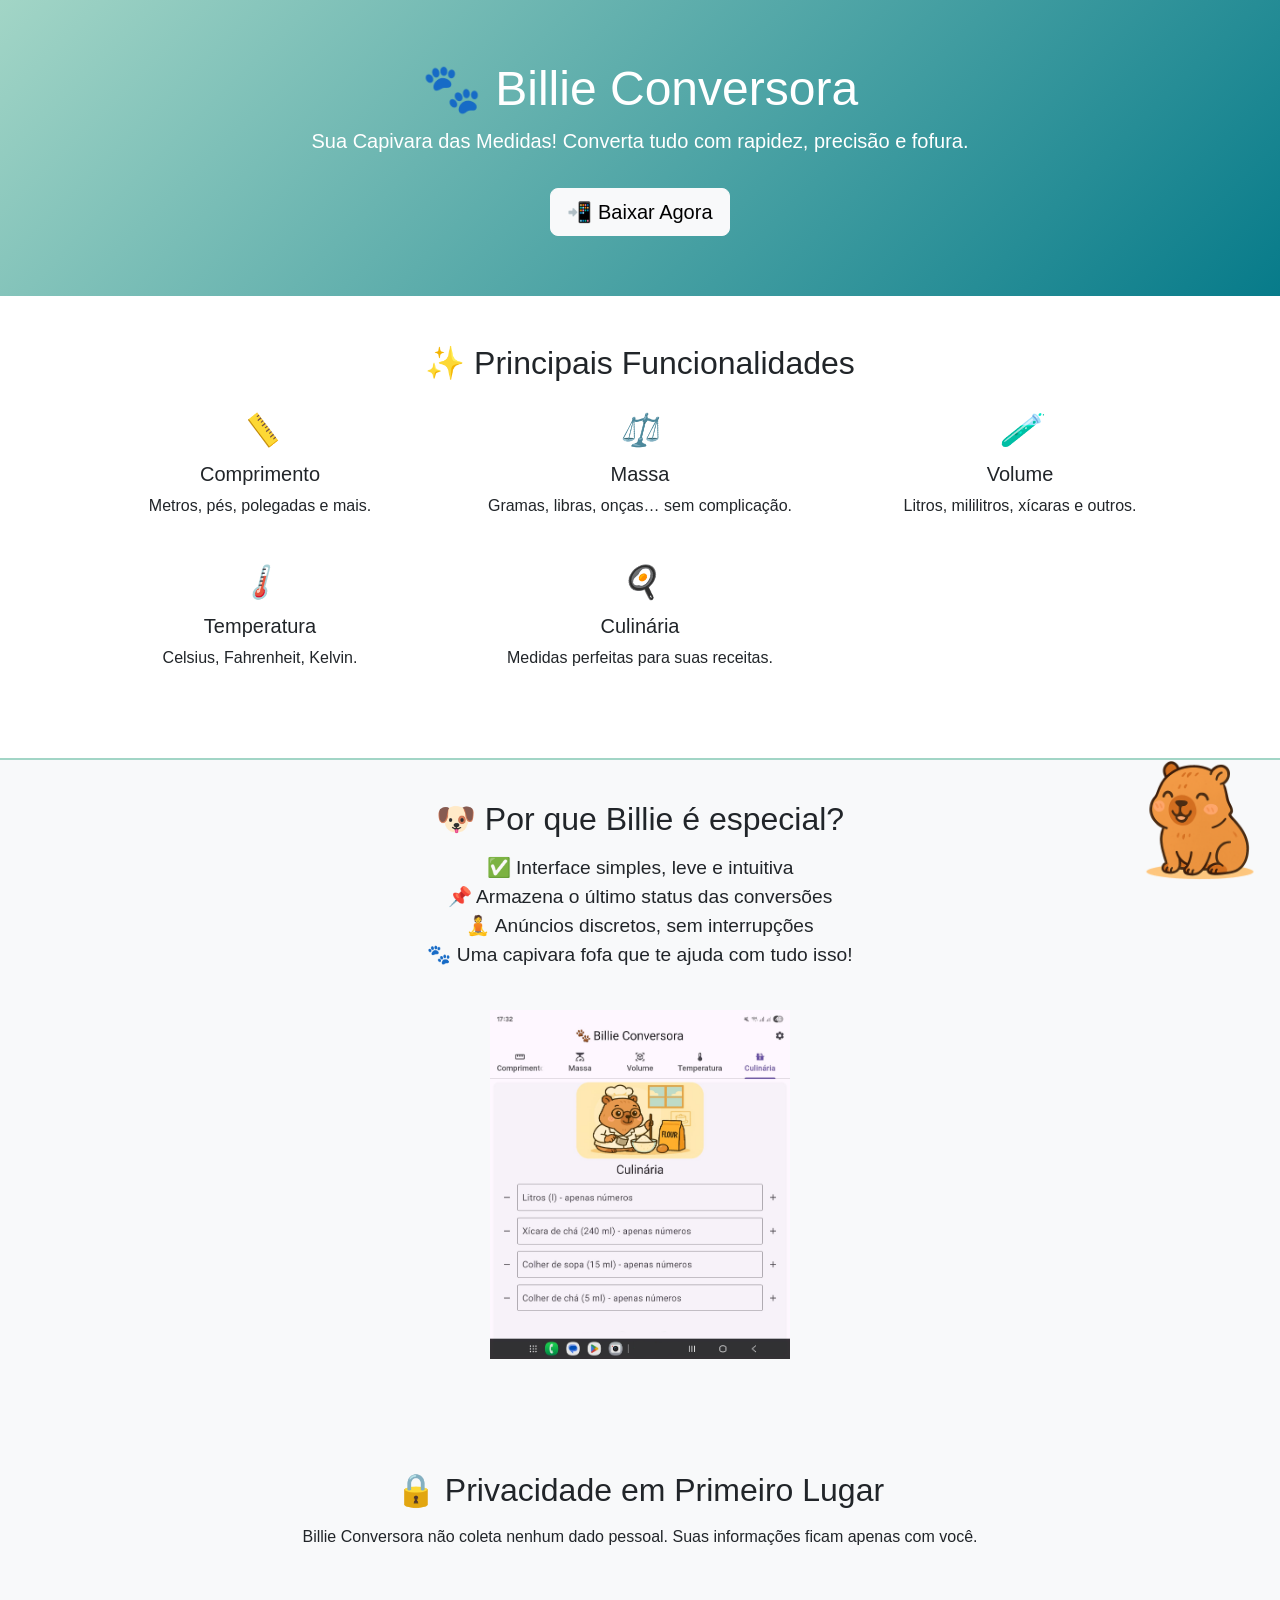
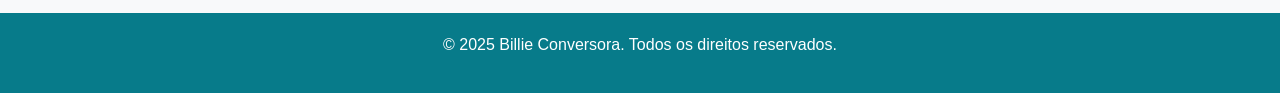
<file: billie_the_capibara/index.html>
<!DOCTYPE html>
<html lang="pt-br">
<head>
  <meta charset="UTF-8">
  <meta name="viewport" content="width=device-width, initial-scale=1">
  <title>Billie Conversora</title>
  <link href="https://cdn.jsdelivr.net/npm/bootstrap@5.3.0/dist/css/bootstrap.min.css" rel="stylesheet">
  <style>
    body {
      font-family: 'Segoe UI', sans-serif;
    }
    .hero {
      background: linear-gradient(135deg, #a2d5c6, #077b8a);
      color: white;
      padding: 60px 20px;
      text-align: center;
    }
    .hero h1 {
      font-size: 3em;
    }
    .features i {
      font-size: 2em;
      color: #077b8a;
    }
    .mascote {
      font-size: 1.2em;
      background-color: #f8f9fa;
      padding: 40px 20px;
      border-top: 2px solid #a2d5c6;
    }
    footer {
      background-color: #077b8a;
      color: white;
      text-align: center;
      padding: 20px;
    }
  </style>
</head>
<body>

  <!-- Hero Section -->
  <section class="hero">
    <div class="container">
      <h1>🐾 Billie Conversora</h1>
      <p class="lead">Sua Capivara das Medidas! Converta tudo com rapidez, precisão e fofura.</p>
      <a href="#" class="btn btn-light btn-lg mt-3">📲 Baixar Agora</a>
    </div>
  </section>

  <!-- Funcionalidades -->
  <section class="features py-5">
    <div class="container text-center">
      <h2 class="mb-4">✨ Principais Funcionalidades</h2>
      <div class="row">
        <div class="col-md-4 mb-4">
          <i>📏</i>
          <h5 class="mt-2">Comprimento</h5>
          <p>Metros, pés, polegadas e mais.</p>
        </div>
        <div class="col-md-4 mb-4">
          <i>⚖️</i>
          <h5 class="mt-2">Massa</h5>
          <p>Gramas, libras, onças… sem complicação.</p>
        </div>
        <div class="col-md-4 mb-4">
          <i>🧪</i>
          <h5 class="mt-2">Volume</h5>
          <p>Litros, mililitros, xícaras e outros.</p>
        </div>
        <div class="col-md-4 mb-4">
          <i>🌡️</i>
          <h5 class="mt-2">Temperatura</h5>
          <p>Celsius, Fahrenheit, Kelvin.</p>
        </div>
        <div class="col-md-4 mb-4">
          <i>🍳</i>
          <h5 class="mt-2">Culinária</h5>
          <p>Medidas perfeitas para suas receitas.</p>
        </div>
      </div>
    </div>
  </section>
  
<!-- Mascote e Diferenciais -->
<section class="mascote text-center">
  <div class="container">
    <h2>🐶 Por que Billie é especial?</h2>
    <ul class="list-unstyled mt-3">
      <li>✅ Interface simples, leve e intuitiva</li>
      <li>📌 Armazena o último status das conversões</li>
      <li>🧘 Anúncios discretos, sem interrupções</li>
      <li>🐾 Uma capivara fofa que te ajuda com tudo isso!</li>
    </ul>
    <img src="images/Billie_culinary.png" alt="Mascote Billie" class="img-fluid my-4" style="max-width: 300px;">
  </div>
</section>

  <!-- Privacidade -->
  <section class="py-5 bg-light text-center">
    <div class="container">
      <h2>🔒 Privacidade em Primeiro Lugar</h2>
      <p class="mt-3">Billie Conversora não coleta nenhum dado pessoal. Suas informações ficam apenas com você.</p>
    </div>
  </section>

  <!-- Footer -->
  <footer>
    <p>&copy; 2025 Billie Conversora. Todos os direitos reservados.</p>
  </footer>

  <!-- Bootstrap JS -->
  <script src="https://cdn.jsdelivr.net/npm/bootstrap@5.3.0/dist/js/bootstrap.bundle.min.js"></script>

<!-- Billie fixa no canto inferior direito -->
<img src="images/billie_smile.png" 
     alt="Billie Mascote" 
     id="billie-fixed" 
     style="position: fixed; bottom: 20px; right: 20px; width: 120px; z-index: 1000;">

    </body>
</html>
</file>
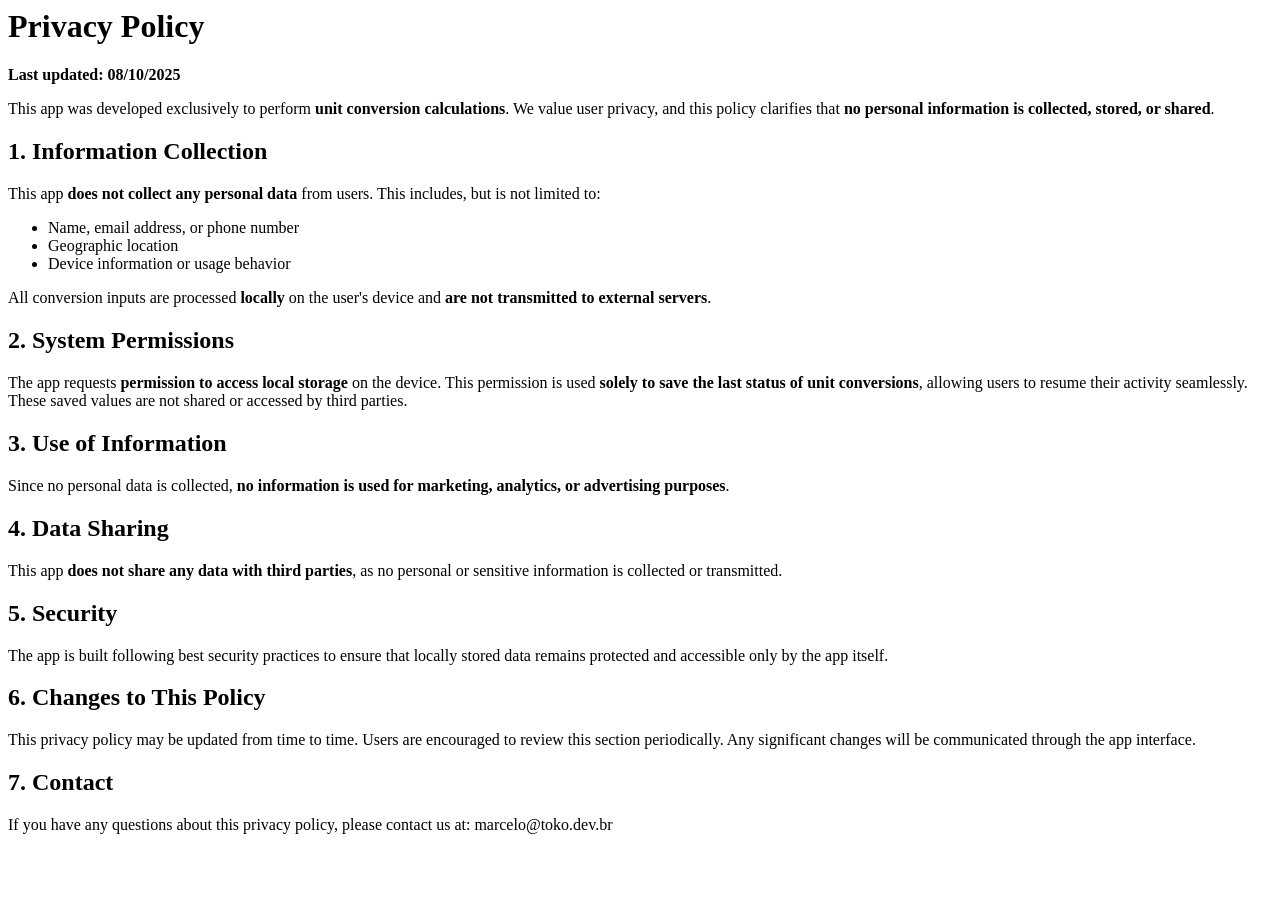
<file: billie_the_capibara/privacy_policy.html>
<html>

<body>
    <h1>Privacy Policy</h1>
    <p><strong>Last updated: 08/10/2025</strong></p>
    <p>This app was developed exclusively to perform <strong>unit conversion calculations</strong>. We value user
        privacy, and this policy clarifies that <strong>no personal information is collected, stored, or
            shared</strong>.</p>

    <h2>1. Information Collection</h2>
    <p>This app <strong>does not collect any personal data</strong> from users. This includes, but is not limited to:
    </p>
    <ul>
        <li>Name, email address, or phone number</li>
        <li>Geographic location</li>
        <li>Device information or usage behavior</li>
    </ul>
    <p>All conversion inputs are processed <strong>locally</strong> on the user's device and <strong>are not transmitted
            to external servers</strong>.</p>

    <h2>2. System Permissions</h2>
    <p>The app requests <strong>permission to access local storage</strong> on the device. This permission is used
        <strong>solely to save the last status of unit conversions</strong>, allowing users to resume their activity
        seamlessly. These saved values are not shared or accessed by third parties.</p>

    <h2>3. Use of Information</h2>
    <p>Since no personal data is collected, <strong>no information is used for marketing, analytics, or advertising
            purposes</strong>.</p>

    <h2>4. Data Sharing</h2>
    <p>This app <strong>does not share any data with third parties</strong>, as no personal or sensitive information is
        collected or transmitted.</p>

    <h2>5. Security</h2>
    <p>The app is built following best security practices to ensure that locally stored data remains protected and
        accessible only by the app itself.</p>

    <h2>6. Changes to This Policy</h2>
    <p>This privacy policy may be updated from time to time. Users are encouraged to review this section periodically.
        Any significant changes will be communicated through the app interface.</p>

    <h2>7. Contact</h2>
    <p>If you have any questions about this privacy policy, please contact us at: marcelo@toko.dev.br</p>
</body>

</html>
</file>
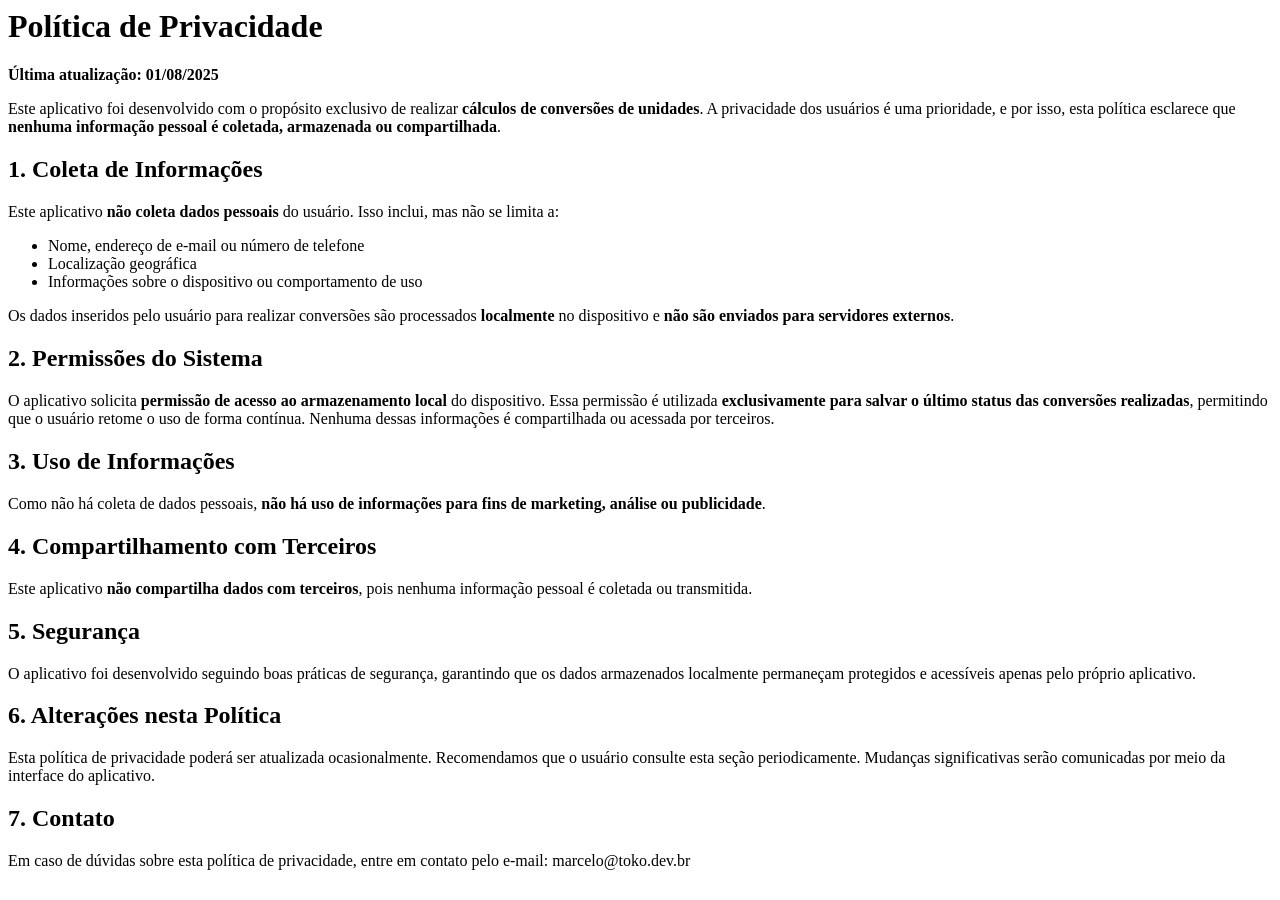
<file: billie_the_capibara/privacy_policy_br.html>
<html>

<body>
    <h1>Política de Privacidade</h1>
    <p><strong>Última atualização: 01/08/2025</strong></p>
    <p>Este aplicativo foi desenvolvido com o propósito exclusivo de realizar <strong>cálculos de conversões de
            unidades</strong>. A privacidade dos usuários é uma prioridade, e por isso, esta política esclarece que
        <strong>nenhuma informação pessoal é coletada, armazenada ou compartilhada</strong>.</p>
    <h2>1. Coleta de Informações</h2>
    <p>Este aplicativo <strong>não coleta dados pessoais</strong> do usuário. Isso inclui, mas não se limita a:</p>
    <ul>
        <li>Nome, endereço de e-mail ou número de telefone</li>
        <li>Localização geográfica</li>
        <li>Informações sobre o dispositivo ou comportamento de uso</li>
    </ul>
    <p>Os dados inseridos pelo usuário para realizar conversões são processados <strong>localmente</strong> no
        dispositivo e <strong>não são enviados para servidores externos</strong>.</p>
    <h2>2. Permissões do Sistema</h2>
    <p>O aplicativo solicita <strong>permissão de acesso ao armazenamento local</strong> do dispositivo. Essa permissão
        é utilizada <strong>exclusivamente para salvar o último status das conversões realizadas</strong>, permitindo
        que o usuário retome o uso de forma contínua. Nenhuma dessas informações é compartilhada ou acessada por
        terceiros.</p>
    <h2>3. Uso de Informações</h2>
    <p>Como não há coleta de dados pessoais, <strong>não há uso de informações para fins de marketing, análise ou
            publicidade</strong>.</p>
    <h2>4. Compartilhamento com Terceiros</h2>
    <p>Este aplicativo <strong>não compartilha dados com terceiros</strong>, pois nenhuma informação pessoal é coletada
        ou transmitida.</p>
    <h2>5. Segurança</h2>
    <p>O aplicativo foi desenvolvido seguindo boas práticas de segurança, garantindo que os dados armazenados localmente
        permaneçam protegidos e acessíveis apenas pelo próprio aplicativo.</p>
    <h2>6. Alterações nesta Política</h2>
    <p>Esta política de privacidade poderá ser atualizada ocasionalmente. Recomendamos que o usuário consulte esta seção
        periodicamente. Mudanças significativas serão comunicadas por meio da interface do aplicativo.</p>
    <h2>7. Contato</h2>
    <p>Em caso de dúvidas sobre esta política de privacidade, entre em contato pelo e-mail: marcelo@toko.dev.br</p>
</body>

</html>
</file>
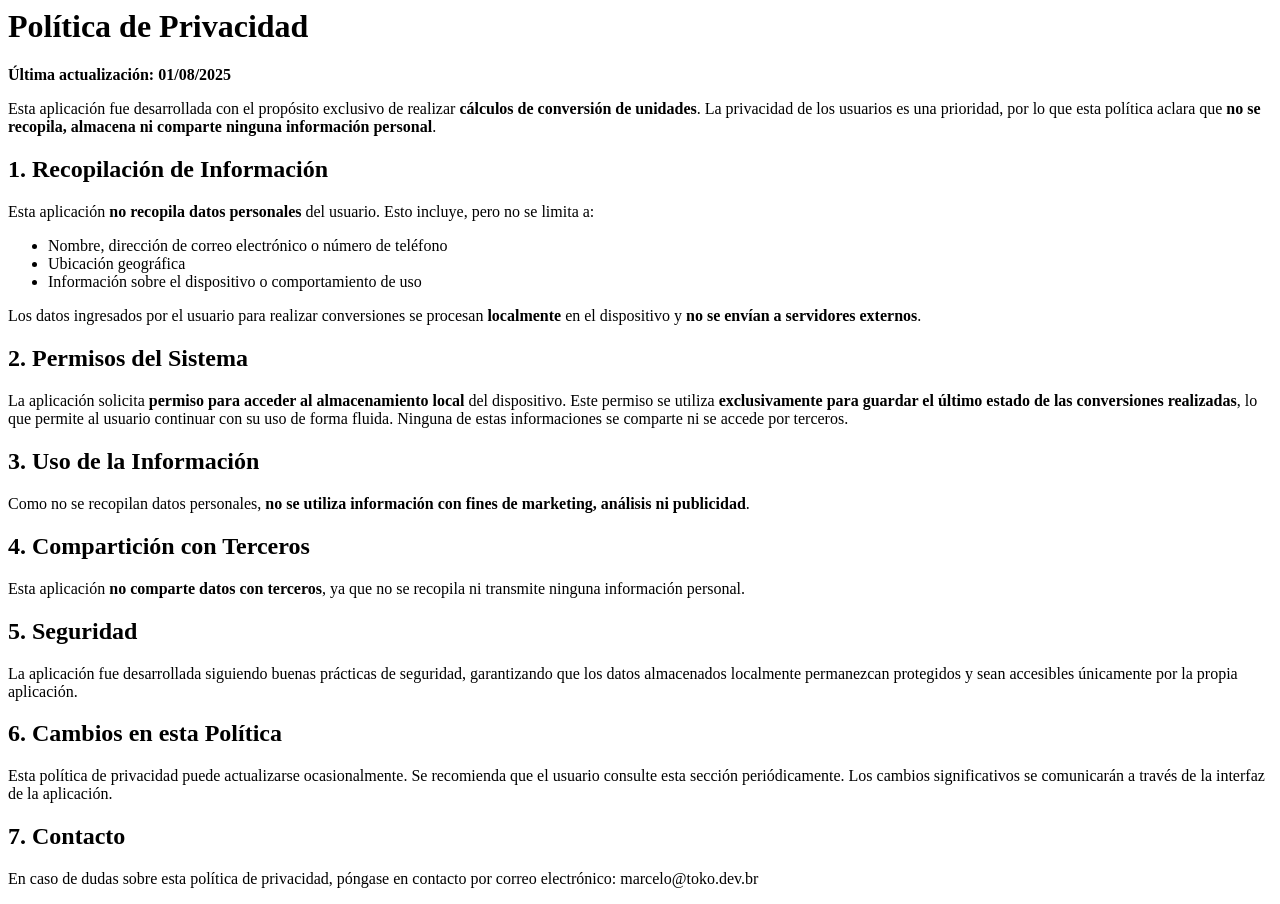
<file: billie_the_capibara/privacy_policy_es.html>
<html>

<body>
    <h1>Política de Privacidad</h1>
    <p><strong>Última actualización: 01/08/2025</strong></p>
    <p>Esta aplicación fue desarrollada con el propósito exclusivo de realizar <strong>cálculos de conversión de
            unidades</strong>. La privacidad de los usuarios es una prioridad, por lo que esta política aclara que
        <strong>no se recopila, almacena ni comparte ninguna información personal</strong>.</p>
    <h2>1. Recopilación de Información</h2>
    <p>Esta aplicación <strong>no recopila datos personales</strong> del usuario. Esto incluye, pero no se limita a:</p>
    <ul>
        <li>Nombre, dirección de correo electrónico o número de teléfono</li>
        <li>Ubicación geográfica</li>
        <li>Información sobre el dispositivo o comportamiento de uso</li>
    </ul>
    <p>Los datos ingresados por el usuario para realizar conversiones se procesan <strong>localmente</strong> en el
        dispositivo y <strong>no se envían a servidores externos</strong>.</p>
    <h2>2. Permisos del Sistema</h2>
    <p>La aplicación solicita <strong>permiso para acceder al almacenamiento local</strong> del dispositivo. Este permiso
        se utiliza <strong>exclusivamente para guardar el último estado de las conversiones realizadas</strong>, lo que
        permite al usuario continuar con su uso de forma fluida. Ninguna de estas informaciones se comparte ni se accede
        por terceros.</p>
    <h2>3. Uso de la Información</h2>
    <p>Como no se recopilan datos personales, <strong>no se utiliza información con fines de marketing, análisis ni
            publicidad</strong>.</p>
    <h2>4. Compartición con Terceros</h2>
    <p>Esta aplicación <strong>no comparte datos con terceros</strong>, ya que no se recopila ni transmite ninguna
        información personal.</p>
    <h2>5. Seguridad</h2>
    <p>La aplicación fue desarrollada siguiendo buenas prácticas de seguridad, garantizando que los datos almacenados
        localmente permanezcan protegidos y sean accesibles únicamente por la propia aplicación.</p>
    <h2>6. Cambios en esta Política</h2>
    <p>Esta política de privacidad puede actualizarse ocasionalmente. Se recomienda que el usuario consulte esta sección
        periódicamente. Los cambios significativos se comunicarán a través de la interfaz de la aplicación.</p>
    <h2>7. Contacto</h2>
    <p>En caso de dudas sobre esta política de privacidad, póngase en contacto por correo electrónico: marcelo@toko.dev.br</p>
</body>

</html>
</file>
